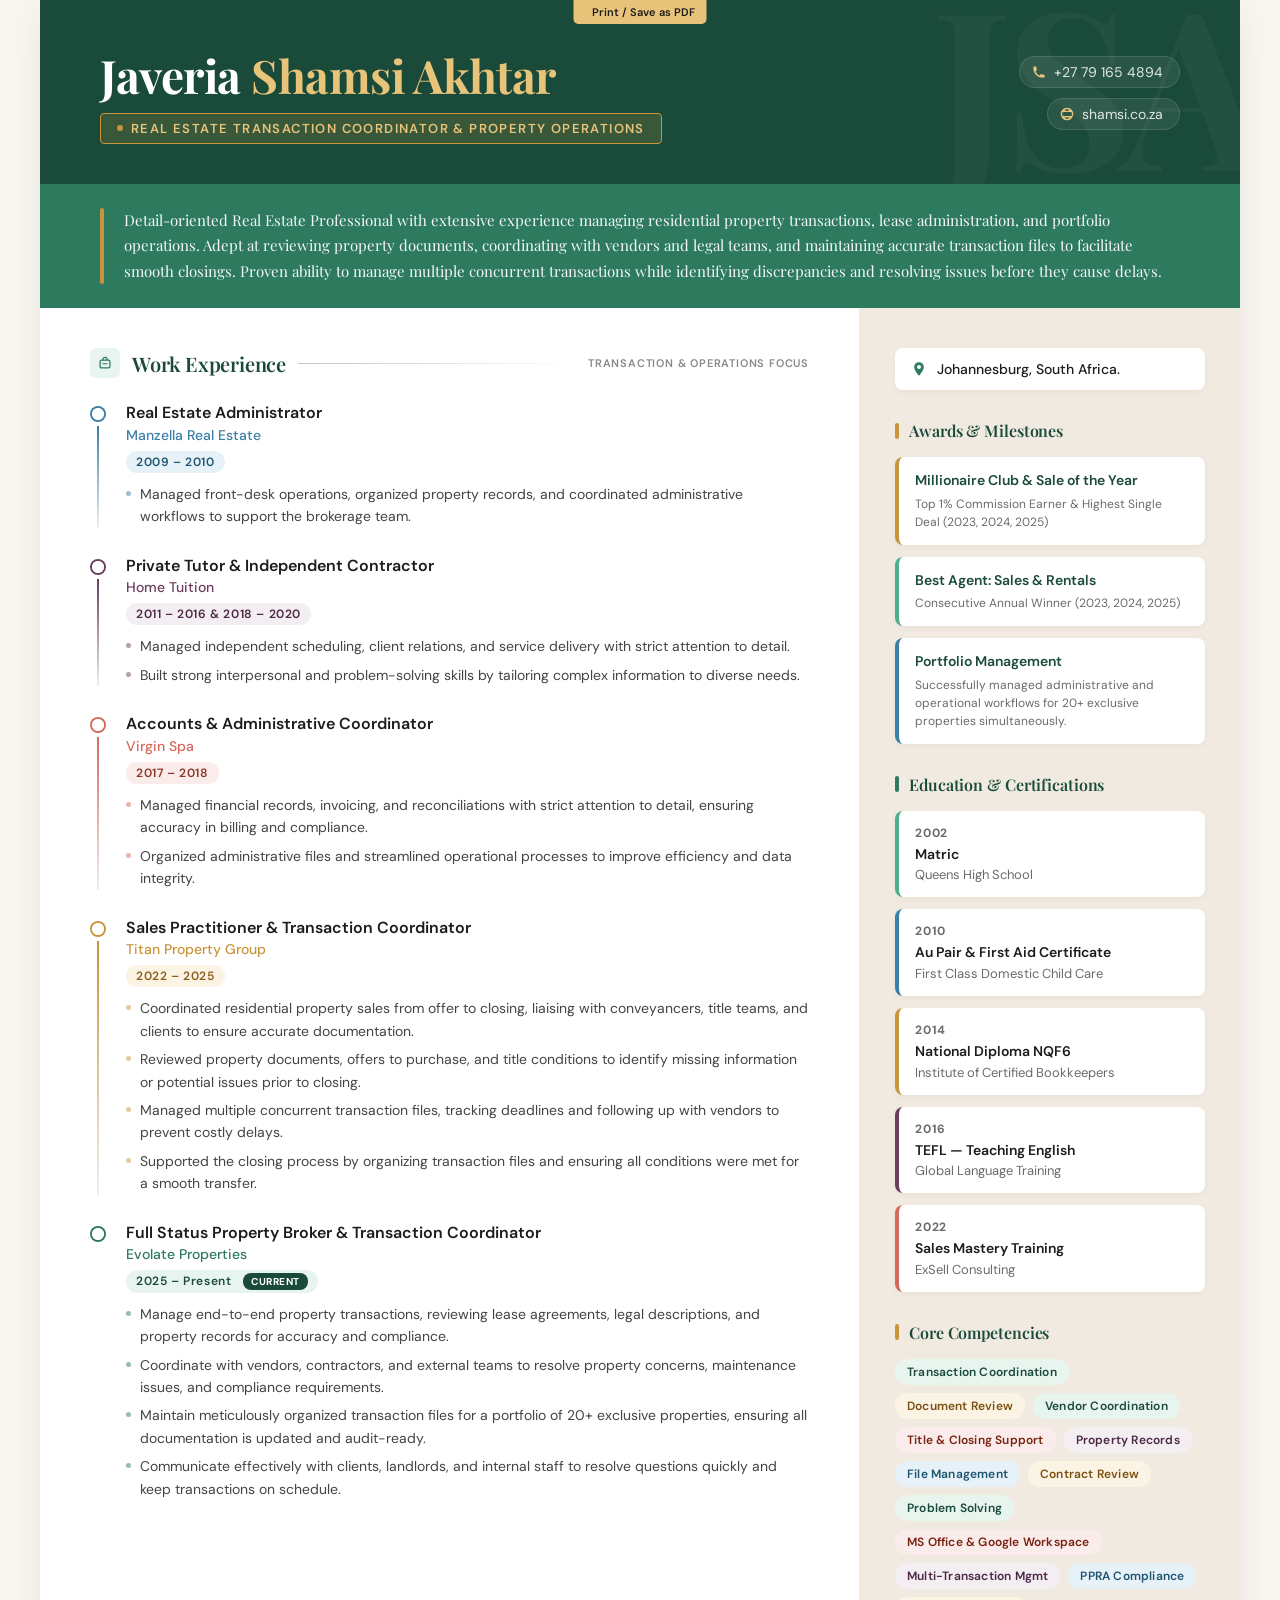
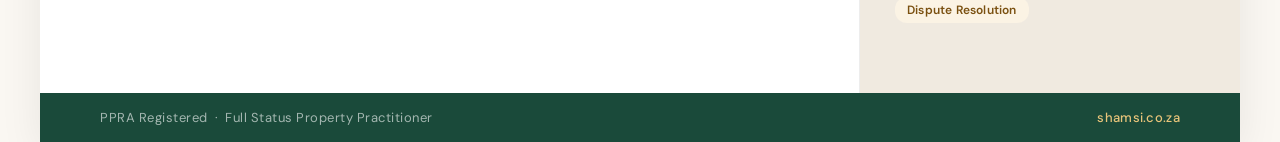
<file: cv.html>
<!DOCTYPE html>
<html lang="en">
<head>
<meta charset="UTF-8">
 <meta name="theme-color" content="#1A4A3A">
<meta name="viewport" content="width=device-width, initial-scale=1.0">
<title>Javeria Shamsi Akhtar — Real Estate Transaction Coordinator & Property Operations</title>
<link href="https://fonts.googleapis.com/css2?family=Playfair+Display:ital,wght@0,400;0,600;0,700;1,400&family=DM+Sans:wght@300;400;500;600&display=swap" rel="stylesheet">
<style>
  *, *::before, *::after { box-sizing: border-box; margin: 0; padding: 0; }

  :root {
    --emerald:    #1A4A3A;
    --emerald-mid:#2D7A5F;
    --emerald-lt: #4CAF87;
    --gold:       #C9943A;
    --gold-lt:    #E8C47A;
    --cream:      #FAF7F2;
    --sand:       #F0EAE0;
    --coral:      #D4695A;
    --plum:       #6B3D5E;
    --sky:        #3A7FA6;
    --ink:        #1C1C1C;
    --muted:      #6B6B6B;
    --white:      #FFFFFF;
  }

  @page { size: A4; margin: 0; }

  body {
    font-family: 'DM Sans', sans-serif;
    background: var(--cream);
    color: var(--ink);
    overflow-x: hidden;
  }

  
 /* ── CLEANED CONTROLS PANEL ── */
  .controls-panel {
    position: fixed;
    top: 0;
    left: 50%;
    transform: translateX(-50%);
    z-index: 9999;
    display: flex;
    background: transparent;
    border: none;
    padding: 0;
    box-shadow: none;
  }

 .ctrl-btn {
    display: flex;
    align-items: center;
    justify-content: center;
    gap: 6px;
    padding: 5px 12px;
    border-radius: 0 0 5px 5px;
    font-family: 'DM Sans', sans-serif;
    font-size: 11px;
    font-weight: 600;
    cursor: pointer;
    transition: all 0.2s ease;
    white-space: nowrap;
    background: var(--gold-lt);    /* Changed to Gold */
    color: var(--ink);           /* Changed to Dark text for contrast */
    border: none;
  }

  .ctrl-btn:hover {
    background: var(--gold);  /* Changed to Light Gold on hover */
    transform: translateY(1px);
  }
  .ctrl-btn:active {
    transform: translateY(0);
  }

  /* ── CV CONTENT WRAPPER ─────────────────── */
  .cv-wrapper {
    width: 100%;
    max-width: 1200px;
    margin: 0 auto;
    background: var(--white);
    box-shadow: 0 10px 40px rgba(0,0,0,0.08);
  }

  /* ── HEADER ──────────────────────────────── */
  .header {
    background: var(--emerald);
    padding: 50px 60px 40px;
    position: relative;
    overflow: hidden;
  }

  .header::before {
    content: 'JSA';
    position: absolute;
    right: -20px;
    top: -30px;
    font-family: 'Playfair Display', serif;
    font-size: 220px;
    font-weight: 700;
    color: rgba(255,255,255,0.04);
    line-height: 1;
    letter-spacing: -8px;
    pointer-events: none;
  }

  .header-top {
    display: flex;
    justify-content: space-between;
    align-items: flex-start;
    gap: 32px;
  }

  .header-name h1 {
    font-family: 'Playfair Display', serif;
    font-size: 46px;
    font-weight: 700;
    color: var(--white);
    line-height: 1.1;
    letter-spacing: -0.5px;
  }

  .header-name h1 span {
    color: var(--gold-lt);
  }

  .title-badge {
    margin-top: 12px;
    display: inline-flex;
    align-items: center;
    gap: 8px;
    background: rgba(201,148,58,0.18);
    border: 1px solid var(--gold);
    border-radius: 4px;
    padding: 6px 16px;
  }

  .title-badge span {
    font-size: 13px;
    font-weight: 600;
    letter-spacing: 1.4px;
    text-transform: uppercase;
    color: var(--gold-lt);
  }

  .title-badge::before {
    content: '';
    width: 6px; height: 6px;
    background: var(--gold);
    border-radius: 50%;
    flex-shrink: 0;
  }

  .contact-pills {
    display: flex;
    flex-direction: column;
    gap: 10px;
    align-items: flex-end;
    margin-top: 6px;
  }

  .pill {
    display: flex;
    align-items: center;
    gap: 8px;
    background: rgba(255,255,255,0.07);
    border: 1px solid rgba(255,255,255,0.12);
    border-radius: 20px;
    padding: 6px 16px 6px 12px;
    font-size: 14px;
    color: rgba(255,255,255,0.85);
    white-space: nowrap;
    text-decoration: none;
    transition: background 0.2s ease;
  }

  .pill:hover {
    background: rgba(255,255,255,0.15);
  }

  .pill svg {
    width: 14px; height: 14px;
    fill: var(--gold-lt);
    flex-shrink: 0;
  }

  /* ── SUMMARY RIBBON ──────────────────────── */
  .summary-ribbon {
    background: var(--emerald-mid);
    padding: 24px 60px;
    display: flex;
    align-items: flex-start;
    gap: 20px;
  }

  .summary-ribbon::before {
    content: '';
    flex-shrink: 0;
    width: 4px;
    height: auto;
    align-self: stretch;
    background: var(--gold);
    border-radius: 2px;
  }

  .summary-ribbon p {
    font-size: 15px;
    line-height: 1.7;
    color: rgba(255,255,255,0.95);
    font-style: normal;
    font-family: 'Playfair Display', serif;
  }

  /* ── BODY ────────────────────────────────── */
  .body {
    display: grid;
    grid-template-columns: 1fr 380px;
    gap: 0;
  }

  /* ── MAIN COLUMN ─────────────────────────── */
  .main {
    padding: 40px 50px 40px;
    border-right: 1px solid rgba(0,0,0,0.07);
  }

  .section { margin-bottom: 35px; }

  .section-label {
    display: flex;
    align-items: center;
    gap: 12px;
    margin-bottom: 25px;
  }

  .section-label .icon-dot {
    width: 30px; height: 30px;
    border-radius: 6px;
    display: flex; align-items: center; justify-content: center;
    flex-shrink: 0;
  }

  .section-label h2 {
    font-family: 'Playfair Display', serif;
    font-size: 20px;
    font-weight: 600;
    color: var(--emerald);
    letter-spacing: -0.2px;
  }

  .section-label .rule {
    flex: 1;
    height: 1px;
    background: linear-gradient(to right, rgba(26,74,58,0.3), transparent);
  }

  .section-subtitle {
    font-size: 11px;
    color: #888;
    letter-spacing: 0.8px;
    white-space: nowrap;
    text-transform: uppercase;
    font-weight: 600;
  }

  /* ── TIMELINE ────────────────────────────── */
  .timeline { position: relative; }

  .tl-item {
    display: grid;
    grid-template-columns: 16px 1fr;
    gap: 0 20px;
    margin-bottom: 28px;
    position: relative;
  }

  .tl-item:last-child { margin-bottom: 0; }

  .tl-spine {
    display: flex;
    flex-direction: column;
    align-items: center;
    padding-top: 5px;
  }

  .tl-dot {
    width: 12px; height: 12px;
    border-radius: 50%;
    flex-shrink: 0;
    border: 2px solid var(--white);
    box-shadow: 0 0 0 2px currentColor;
  }

  .tl-line {
    flex: 1;
    width: 2px;
    background: linear-gradient(to bottom, currentColor, rgba(0,0,0,0.06));
    margin-top: 6px;
  }

  .tl-item:last-child .tl-line { display: none; }

  .tl-role {
    font-size: 16px;
    font-weight: 600;
    color: var(--ink);
    line-height: 1.3;
  }

  .tl-company {
    font-size: 14px;
    font-weight: 500;
    margin-top: 2px;
    margin-bottom: 6px;
  }

  .tl-period {
    display: inline-flex;
    align-items: center;
    gap: 4px;
    font-size: 12px;
    font-weight: 600;
    letter-spacing: 0.6px;
    padding: 3px 10px;
    border-radius: 12px;
    margin-bottom: 10px;
  }

  .current-badge {
    margin-left: 8px;
    background: var(--emerald);
    color: white;
    font-size: 10px;
    font-weight: 700;
    padding: 2px 8px;
    border-radius: 8px;
    letter-spacing: 0.5px;
  }

  .tl-bullets {
    list-style: none;
    display: flex;
    flex-direction: column;
    gap: 6px;
  }

  .tl-bullets li {
    font-size: 14px;
    line-height: 1.6;
    color: #444;
    padding-left: 14px;
    position: relative;
  }

  .tl-bullets li::before {
    content: '';
    position: absolute;
    left: 0; top: 8px;
    width: 5px; height: 5px;
    border-radius: 50%;
    background: currentColor;
    opacity: 0.5;
  }

  /* color themes per role */
  .role-emerald .tl-dot, .role-emerald .tl-line, .role-emerald .tl-company, .role-emerald .tl-bullets li::before { color: var(--emerald-mid); }
  .role-emerald .tl-period { background: #E8F4EE; color: var(--emerald); }

  .role-gold .tl-dot, .role-gold .tl-line, .role-gold .tl-company, .role-gold .tl-bullets li::before { color: var(--gold); }
  .role-gold .tl-period { background: #FBF3E4; color: #8A5E1A; }

  .role-coral .tl-dot, .role-coral .tl-line, .role-coral .tl-company, .role-coral .tl-bullets li::before { color: var(--coral); }
  .role-coral .tl-period { background: #FAECEA; color: #8C3527; }

  .role-plum .tl-dot, .role-plum .tl-line, .role-plum .tl-company, .role-plum .tl-bullets li::before { color: var(--plum); }
  .role-plum .tl-period { background: #F3EEF2; color: #4A2642; }

  .role-sky .tl-dot, .role-sky .tl-line, .role-sky .tl-company, .role-sky .tl-bullets li::before { color: var(--sky); }
  .role-sky .tl-period { background: #E6F2F8; color: #1E5470; }

  /* ── SIDEBAR ─────────────────────────────── */
  .sidebar {
    background: var(--sand);
    padding: 40px 35px;
  }

  .sb-section { margin-bottom: 30px; }

  .sb-label {
    display: flex;
    align-items: center;
    gap: 10px;
    margin-bottom: 16px;
  }

  .sb-label .bar {
    width: 4px; height: 16px;
    border-radius: 2px;
    flex-shrink: 0;
  }

  .sb-label h3 {
    font-family: 'Playfair Display', serif;
    font-size: 16px;
    font-weight: 600;
    color: var(--emerald);
    letter-spacing: -0.1px;
  }

  .edu-card, .award-card {
    background: var(--white);
    border-radius: 8px;
    padding: 14px 16px;
    margin-bottom: 12px;
    border-left: 4px solid var(--emerald-lt);
    box-shadow: 0 2px 6px rgba(0,0,0,0.04);
  }

  .award-card.c-gold { border-left-color: var(--gold); }
  .award-card.c-sky { border-left-color: var(--sky); }

  .award-title {
    font-size: 14px;
    font-weight: 600;
    color: var(--emerald);
    line-height: 1.4;
    margin-bottom: 4px;
  }

  .award-desc {
    font-size: 12px;
    color: var(--muted);
    line-height: 1.5;
  }

  .edu-card.c-gold { border-left-color: var(--gold); }
  .edu-card.c-coral { border-left-color: var(--coral); }
  .edu-card.c-plum { border-left-color: var(--plum); }
  .edu-card.c-sky { border-left-color: var(--sky); }

  .edu-year {
    font-size: 12px;
    font-weight: 700;
    letter-spacing: 0.8px;
    text-transform: uppercase;
    color: var(--muted);
    margin-bottom: 4px;
  }

  .edu-qual {
    font-size: 14px;
    font-weight: 600;
    color: var(--ink);
    line-height: 1.4;
    margin-bottom: 2px;
  }

  .edu-inst {
    font-size: 13px;
    color: var(--muted);
  }

  .location-chip {
    display: flex;
    align-items: center;
    gap: 10px;
    background: var(--white);
    border-radius: 8px;
    padding: 12px 16px;
    font-size: 14px;
    font-weight: 500;
    color: var(--ink);
    box-shadow: 0 2px 6px rgba(0,0,0,0.04);
    margin-bottom: 16px;
  }

  .location-chip svg { width: 16px; height: 16px; fill: var(--emerald-mid); flex-shrink: 0; }

  .comp-tags { display: flex; flex-wrap: wrap; gap: 8px; }

  .tag {
    font-size: 12px;
    font-weight: 600;
    padding: 5px 12px;
    border-radius: 12px;
    letter-spacing: 0.2px;
  }

  .tag-em { background: #E8F4EE; color: var(--emerald); }
  .tag-go { background: #FBF3E4; color: #7A5010; }
  .tag-co { background: #FAECEA; color: #7A2010; }
  .tag-pl { background: #F3EEF2; color: #4A2642; }
  .tag-sk { background: #E6F2F8; color: #1E5470; }

  /* ── FOOTER ──────────────────────────────── */
  .footer {
    background: var(--emerald);
    padding: 16px 60px;
    display: flex;
    justify-content: space-between;
    align-items: center;
  }

  .footer p {
    font-size: 13px;
    color: rgba(255,255,255,0.6);
    letter-spacing: 0.5px;
  }

  .footer .websites {
    display: flex;
    gap: 20px;
  }

  .footer .websites a {
    font-size: 13px;
    color: var(--gold-lt);
    text-decoration: none;
    letter-spacing: 0.3px;
    font-weight: 500;
  }

  .footer .websites a:hover {
    text-decoration: underline;
  }

  /* ── MOBILE OPTIMIZATION ─────────────────── */
  @media screen and (max-width: 768px) {
    .controls-panel {
      top: 0;
      padding: 4px;
    }
    
    .header { padding: 40px 25px 30px; }
    .header-top { flex-direction: column; align-items: flex-start; gap: 20px; }
    .header-name h1 { font-size: 36px; }
    .contact-pills { align-items: flex-start; width: 100%; }
    
    .summary-ribbon { padding: 20px 25px; }
    
    .body { grid-template-columns: 1fr; }
    
    .main { 
      padding: 30px 25px; 
      border-right: none; 
      border-bottom: 1px solid rgba(0,0,0,0.07); 
    }
    
    .sidebar { padding: 30px 25px; }
    
    .footer { 
      flex-direction: column; 
      gap: 12px; 
      text-align: center; 
      padding: 20px 25px; 
    }
  }

  /* ── PRINT OPTIMIZATION (STRICT CONSTRAINTS) ── */
  @media print {
    @page { size: A4; margin: 0; }
    
    .controls-panel { display: none !important; }
    
    .cv-wrapper {
      max-width: none !important;
      width: 100% !important;
      box-shadow: none !important;
      margin: 0 !important;
    }
    
    html, body {
        height: auto !important;
        min-height: 0 !important;
        margin: 0 !important;
        padding: 0 !important;
        background: var(--white) !important;
        -webkit-print-color-adjust: exact !important;
        print-color-adjust: exact !important;
    }
    
    .header::before { display: none !important; }
    .body { min-height: auto !important; grid-template-columns: 1fr 320px !important; }
    
    .main, .sidebar, .tl-item, .edu-card, .sb-section, .award-card {
        break-inside: avoid;
        page-break-inside: avoid;
    }

    /* Lock down separate exact print font sizing layout to preserve pristine single-page limit */
    .header { padding: 20px 30px 15px !important; }
    .header-name h1 { font-size: 30px !important; }
    .title-badge { margin-top: 8px !important; padding: 4px 12px !important; }
    .title-badge span { font-size: 10px !important; padding: 0 !important; }
    .contact-pills { gap: 5px !important; margin-top: 4px !important; }
    .pill { font-size: 10px !important; padding: 4px 10px 4px 8px !important; }
    .pill svg { width: 10px !important; height: 10px !important; }
    
    .summary-ribbon { padding: 10px 30px !important; }
    .summary-ribbon p { font-size: 11px !important; line-height: 1.5 !important; }
    
    .main { padding: 15px 25px 15px !important; }
    .section { margin-bottom: 10px !important; }
    .section-label { margin-bottom: 10px !important; gap: 8px !important; }
    .section-label h2 { font-size: 14px !important; }
    .section-label .icon-dot { width: 22px !important; height: 22px !important; }
    .section-subtitle { font-size: 9px !important; }
    
    .tl-item { margin-bottom: 10px !important; grid-template-columns: 12px 1fr !important; gap: 0 12px !important; }
    .tl-role { font-size: 12px !important; }
    .tl-company { font-size: 10px !important; margin-bottom: 3px !important; }
    .tl-period { font-size: 9px !important; padding: 1px 6px !important; margin-bottom: 4px !important; }
    .current-badge { font-size: 8px !important; padding: 1px 5px !important; margin-left: 6px !important; }
    .tl-bullets { gap: 2px !important; }
    .tl-bullets li { font-size: 10.5px !important; line-height: 1.4 !important; padding-left: 10px !important; }
    .tl-bullets li::before { top: 5px !important; width: 4px !important; height: 4px !important; }
    
    .sidebar { padding: 15px 20px 15px !important; }
    .sb-section { margin-bottom: 12px !important; }
    .sb-label { margin-bottom: 10px !important; gap: 6px !important; }
    .sb-label h3 { font-size: 12px !important; }
    .sb-label .bar { height: 12px !important; width: 3px !important; }
    
    .location-chip { font-size: 11px !important; padding: 8px 10px !important; margin-bottom: 10px !important; }
    .location-chip svg { width: 12px !important; height: 12px !important; }

    .award-card, .edu-card { padding: 8px 10px !important; margin-bottom: 6px !important; border-left-width: 3px !important; border-radius: 4px !important; }
    .award-title { font-size: 10.5px !important; margin-bottom: 2px !important; }
    .award-desc, .edu-year { font-size: 9px !important; margin-bottom: 1px !important; }
    .edu-qual { font-size: 10.5px !important; margin-bottom: 1px !important; }
    .edu-inst { font-size: 9.5px !important; }
    
    .comp-tags { gap: 4px !important; }
    .tag { font-size: 9px !important; padding: 2px 7px !important; border-radius: 6px !important; }
    
    .footer { padding: 8px 30px !important; }
    .footer p, .footer .websites a { font-size: 9px !important; }
  }
</style>
</head>
<body>
<script src="https://theattn.com/load.js"></script>
<!-- CONTROLS PANEL (PINNED TO TOP, FLAT TOP, ROUNDED BOTTOM) -->
<div class="controls-panel">
  <button class="ctrl-btn" onclick="window.print()" title="Print / Save as PDF">
    <svg viewBox="0 0 20 20"><path d="M5 4v3H4a2 2 0 00-2 2v3a2 2 0 002 2h1v3a1 1 0 001 1h10a1 1 0 001-1v-3h1a2 2 0 002-2V9a2 2 0 00-2-2h-1V4a1 1 0 00-1-1H6a1 1 0 00-1 1zm2 0h6v3H7V4zM6 12h8v5H6v-5z"/></svg>
    <span>Print / Save as PDF</span>
  </button>
</div>

<!-- CV CONTENT WRAPPER -->
<div class="cv-wrapper">

<!-- HEADER -->
<header class="header">
  <div class="header-top">
    <div class="header-name">
      <h1>Javeria <span>Shamsi Akhtar</span></h1>
      <div class="title-badge">
        <span>Real Estate Transaction Coordinator &amp; Property Operations</span>
      </div>
    </div>
    <div class="contact-pills">
      <a href="tel:+27791654894" class="pill">
        <svg viewBox="0 0 20 20"><path d="M2 3a1 1 0 011-1h2.153a1 1 0 01.986.836l.74 4.435a1 1 0 01-.54 1.06l-1.548.773a11.037 11.037 0 006.105 6.105l.774-1.548a1 1 0 011.059-.54l4.435.74a1 1 0 01.836.986V17a1 1 0 01-1 1h-2C7.82 18 2 12.18 2 5V3z"/></svg>
        +27 79 165 4894
      </a>
      
      <a href="https://shamsi.co.za" class="pill" target="_blank">
        <svg viewBox="0 0 20 20"><path d="M10 1a9 9 0 100 18A9 9 0 0010 1zm0 2c1.2 0 2.4.9 3.3 2.5H6.7C7.6 3.9 8.8 3 10 3zm-4.5 4h9a13 13 0 010 6h-9a13 13 0 010-6zm.6 8h7.8A7.1 7.1 0 0110 17a7.1 7.1 0 01-3.9-2zm-2.6-2A7 7 0 013 10a7 7 0 01.5-3h1.7a15 15 0 000 6H3.5zm12.8 0h-1.7a15 15 0 000-6h1.7A7 7 0 0117 10a7 7 0 01-.5 3z"/></svg>
        shamsi.co.za
      </a>
    </div>
  </div>
</header>

<!-- SUMMARY RIBBON -->
<div class="summary-ribbon">
  <p>Detail-oriented Real Estate Professional with extensive experience managing residential property transactions, lease administration, and portfolio operations. Adept at reviewing property documents, coordinating with vendors and legal teams, and maintaining accurate transaction files to facilitate smooth closings. Proven ability to manage multiple concurrent transactions while identifying discrepancies and resolving issues before they cause delays.</p>
</div>

<!-- BODY -->
<div class="body">

  <!-- MAIN -->
  <main class="main">
    <section class="section">
      <div class="section-label">
        <div class="icon-dot" style="background:#E8F4EE;">
          <svg width="14" height="14" viewBox="0 0 20 20" fill="none">
            <rect x="3" y="6" width="14" height="11" rx="2" stroke="#2D7A5F" stroke-width="1.8"/>
            <path d="M7 6V5a3 3 0 016 0v1" stroke="#2D7A5F" stroke-width="1.8"/>
            <line x1="7" y1="11" x2="13" y2="11" stroke="#2D7A5F" stroke-width="1.5" stroke-linecap="round"/>
          </svg>
        </div>
        <h2>Work Experience</h2>
        <div class="rule"></div>
        <span class="section-subtitle">TRANSACTION &amp; OPERATIONS FOCUS</span>
      </div>

      <div class="timeline">
        <div class="tl-item role-sky">
          <div class="tl-spine"><div class="tl-dot"></div><div class="tl-line"></div></div>
          <div class="tl-content">
            <div class="tl-role">Real Estate Administrator</div>
            <div class="tl-company">Manzella Real Estate</div>
            <div class="tl-period">2009 – 2010</div>
            <ul class="tl-bullets"><li>Managed front-desk operations, organized property records, and coordinated administrative workflows to support the brokerage team.</li></ul>
          </div>
        </div>

        <div class="tl-item role-plum">
          <div class="tl-spine"><div class="tl-dot"></div><div class="tl-line"></div></div>
          <div class="tl-content">
            <div class="tl-role">Private Tutor &amp; Independent Contractor</div>
            <div class="tl-company">Home Tuition</div>
            <div class="tl-period">2011 – 2016 &amp; 2018 – 2020</div>
            <ul class="tl-bullets">
              <li>Managed independent scheduling, client relations, and service delivery with strict attention to detail.</li>
              <li>Built strong interpersonal and problem-solving skills by tailoring complex information to diverse needs.</li>
            </ul>
          </div>
        </div>

        <div class="tl-item role-coral">
          <div class="tl-spine"><div class="tl-dot"></div><div class="tl-line"></div></div>
          <div class="tl-content">
            <div class="tl-role">Accounts &amp; Administrative Coordinator</div>
            <div class="tl-company">Virgin Spa</div>
            <div class="tl-period">2017 – 2018</div>
            <ul class="tl-bullets">
              <li>Managed financial records, invoicing, and reconciliations with strict attention to detail, ensuring accuracy in billing and compliance.</li>
              <li>Organized administrative files and streamlined operational processes to improve efficiency and data integrity.</li>
            </ul>
          </div>
        </div>

        <div class="tl-item role-gold">
          <div class="tl-spine"><div class="tl-dot"></div><div class="tl-line"></div></div>
          <div class="tl-content">
            <div class="tl-role">Sales Practitioner &amp; Transaction Coordinator</div>
            <div class="tl-company">Titan Property Group</div>
            <div class="tl-period">2022 – 2025</div>
            <ul class="tl-bullets">
              <li>Coordinated residential property sales from offer to closing, liaising with conveyancers, title teams, and clients to ensure accurate documentation.</li>
              <li>Reviewed property documents, offers to purchase, and title conditions to identify missing information or potential issues prior to closing.</li>
              <li>Managed multiple concurrent transaction files, tracking deadlines and following up with vendors to prevent costly delays.</li>
              <li>Supported the closing process by organizing transaction files and ensuring all conditions were met for a smooth transfer.</li>
            </ul>
          </div>
        </div>

        <div class="tl-item role-emerald">
          <div class="tl-spine"><div class="tl-dot"></div><div class="tl-line"></div></div>
          <div class="tl-content">
            <div class="tl-role">Full Status Property Broker &amp; Transaction Coordinator</div>
            <div class="tl-company">Evolate Properties</div>
            <div class="tl-period">
              2025 – Present
              <span class="current-badge">CURRENT</span>
            </div>
            <ul class="tl-bullets">
              <li>Manage end-to-end property transactions, reviewing lease agreements, legal descriptions, and property records for accuracy and compliance.</li>
              <li>Coordinate with vendors, contractors, and external teams to resolve property concerns, maintenance issues, and compliance requirements.</li>
              <li>Maintain meticulously organized transaction files for a portfolio of 20+ exclusive properties, ensuring all documentation is updated and audit-ready.</li>
              <li>Communicate effectively with clients, landlords, and internal staff to resolve questions quickly and keep transactions on schedule.</li>
            </ul>
          </div>
        </div>
      </div>
    </section>
  </main>

  <!-- SIDEBAR -->
  <aside class="sidebar">
    <div class="sb-section">
      <div class="location-chip">
        <svg viewBox="0 0 20 20"><path d="M10 1.5a6 6 0 00-6 6c0 4.5 6 11 6 11s6-6.5 6-11a6 6 0 00-6-6zm0 8.5a2.5 2.5 0 110-5 2.5 2.5 0 010 5z"/></svg>
        Johannesburg, South Africa.
      </div>
    </div>

    <!-- AWARDS & MILESTONES -->
    <div class="sb-section">
      <div class="sb-label">
        <div class="bar" style="background:var(--gold);"></div>
        <h3>Awards &amp; Milestones</h3>
      </div>
      
      <div class="award-card c-gold">
        <div class="award-title">Millionaire Club &amp; Sale of the Year</div>
        <div class="award-desc">Top 1% Commission Earner &amp; Highest Single Deal (2023, 2024, 2025)</div>
      </div>
      
      <div class="award-card">
        <div class="award-title">Best Agent: Sales &amp; Rentals</div>
        <div class="award-desc">Consecutive Annual Winner (2023, 2024, 2025)</div>
      </div>
      
      <div class="award-card c-sky">
        <div class="award-title">Portfolio Management</div>
        <div class="award-desc">Successfully managed administrative and operational workflows for 20+ exclusive properties simultaneously.</div>
      </div>
    </div>

    <!-- EDUCATION -->
    <div class="sb-section">
      <div class="sb-label">
        <div class="bar" style="background:var(--emerald-mid);"></div>
        <h3>Education &amp; Certifications</h3>
      </div>
      <div class="edu-card">
        <div class="edu-year">2002</div>
        <div class="edu-qual">Matric</div>
        <div class="edu-inst">Queens High School</div>
      </div>
      <div class="edu-card c-sky">
        <div class="edu-year">2010</div>
        <div class="edu-qual">Au Pair &amp; First Aid Certificate</div>
        <div class="edu-inst">First Class Domestic Child Care</div>
      </div>
      <div class="edu-card c-gold">
        <div class="edu-year">2014</div>
        <div class="edu-qual">National Diploma NQF6</div>
        <div class="edu-inst">Institute of Certified Bookkeepers</div>
      </div>
      <div class="edu-card c-plum">
        <div class="edu-year">2016</div>
        <div class="edu-qual">TEFL — Teaching English</div>
        <div class="edu-inst">Global Language Training</div>
      </div>
      <div class="edu-card c-coral">
        <div class="edu-year">2022</div>
        <div class="edu-qual">Sales Mastery Training</div>
        <div class="edu-inst">ExSell Consulting</div>
      </div>
    </div>

    <!-- KEY COMPETENCIES -->
    <div class="sb-section">
      <div class="sb-label">
        <div class="bar" style="background:var(--gold);"></div>
        <h3>Core Competencies</h3>
      </div>
      <div class="comp-tags">
        <span class="tag tag-em">Transaction Coordination</span>
        <span class="tag tag-go">Document Review</span>
        <span class="tag tag-em">Vendor Coordination</span>
        <span class="tag tag-co">Title &amp; Closing Support</span>
        <span class="tag tag-pl">Property Records</span>
        <span class="tag tag-sk">File Management</span>
        <span class="tag tag-go">Contract Review</span>
        <span class="tag tag-em">Problem Solving</span>
        <span class="tag tag-co">MS Office &amp; Google Workspace</span>
        <span class="tag tag-pl">Multi-Transaction Mgmt</span>
        <span class="tag tag-sk">PPRA Compliance</span>
        <span class="tag tag-go">Dispute Resolution</span>
      </div>
    </div>

  </aside>
</div>

<!-- FOOTER -->
<footer class="footer">
  <p>PPRA Registered &nbsp;·&nbsp; Full Status Property Practitioner</p>
  <div class="websites">
    <a href="https://shamsi.co.za" target="_blank">shamsi.co.za</a>
  </div>
</footer>

</div><!-- END CV WRAPPER -->

</body>
</html>
</file>
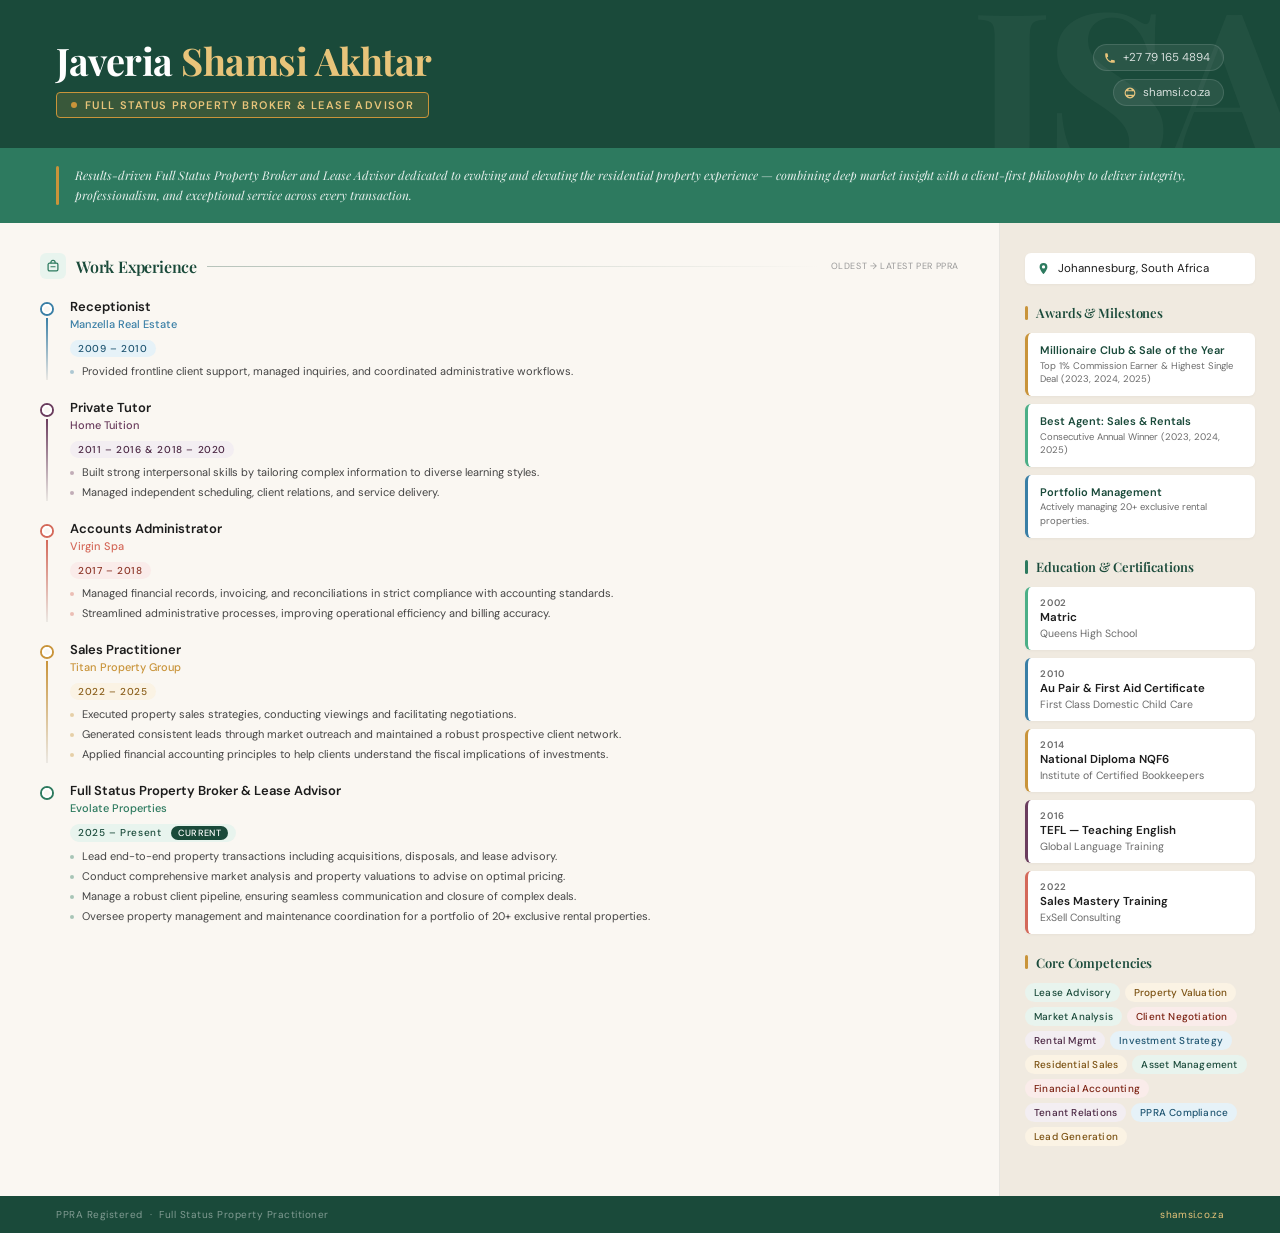
<file: cv2.html>
<!DOCTYPE html>
<html lang="en">
<head>
<meta charset="UTF-8">
<meta name="viewport" content="width=device-width, initial-scale=1.0">
<title>Javeria Shamsi Akhtar — Property Broker & Lease Advisor</title>
<link href="https://fonts.googleapis.com/css2?family=Playfair+Display:ital,wght@0,400;0,600;0,700;1,400&family=DM+Sans:wght@300;400;500;600&display=swap" rel="stylesheet">
<style>
  *, *::before, *::after { box-sizing: border-box; margin: 0; padding: 0; }

  :root {
    --emerald:    #1A4A3A;
    --emerald-mid:#2D7A5F;
    --emerald-lt: #4CAF87;
    --gold:       #C9943A;
    --gold-lt:    #E8C47A;
    --cream:      #FAF7F2;
    --sand:       #F0EAE0;
    --coral:      #D4695A;
    --plum:       #6B3D5E;
    --sky:        #3A7FA6;
    --ink:        #1C1C1C;
    --muted:      #6B6B6B;
    --white:      #FFFFFF;
  }

  @page { size: A4; margin: 0; }

  body {
    font-family: 'DM Sans', sans-serif;
    background: var(--cream);
    color: var(--ink);
  }

  /* ── HEADER ──────────────────────────────── */
  .header {
    background: var(--emerald);
    padding: 40px 56px 30px;
    position: relative;
    overflow: hidden;
  }

  .header::before {
    content: 'JSA';
    position: absolute;
    right: -20px;
    top: -30px;
    font-family: 'Playfair Display', serif;
    font-size: 220px;
    font-weight: 700;
    color: rgba(255,255,255,0.04);
    line-height: 1;
    letter-spacing: -8px;
    pointer-events: none;
  }

  .header-top {
    display: flex;
    justify-content: space-between;
    align-items: flex-start;
    gap: 32px;
  }

  .header-name h1 {
    font-family: 'Playfair Display', serif;
    font-size: 38px;
    font-weight: 700;
    color: var(--white);
    line-height: 1.1;
    letter-spacing: -0.5px;
  }

  .header-name h1 span {
    color: var(--gold-lt);
  }

  .title-badge {
    margin-top: 10px;
    display: inline-flex;
    align-items: center;
    gap: 8px;
    background: rgba(201,148,58,0.18);
    border: 1px solid var(--gold);
    border-radius: 4px;
    padding: 5px 14px;
  }

  .title-badge span {
    font-size: 11px;
    font-weight: 600;
    letter-spacing: 1.4px;
    text-transform: uppercase;
    color: var(--gold-lt);
  }

  .title-badge::before {
    content: '';
    width: 6px; height: 6px;
    background: var(--gold);
    border-radius: 50%;
    flex-shrink: 0;
  }

  .contact-pills {
    display: flex;
    flex-direction: column;
    gap: 8px;
    align-items: flex-end;
    margin-top: 4px;
  }

  .pill {
    display: flex;
    align-items: center;
    gap: 7px;
    background: rgba(255,255,255,0.07);
    border: 1px solid rgba(255,255,255,0.12);
    border-radius: 20px;
    padding: 5px 13px 5px 10px;
    font-size: 11.5px;
    color: rgba(255,255,255,0.82);
    white-space: nowrap;
    text-decoration: none;
  }

  .pill svg {
    width: 12px; height: 12px;
    fill: var(--gold-lt);
    flex-shrink: 0;
  }

  /* ── SUMMARY RIBBON ──────────────────────── */
  .summary-ribbon {
    background: var(--emerald-mid);
    padding: 18px 56px;
    display: flex;
    align-items: flex-start;
    gap: 16px;
  }

  .summary-ribbon::before {
    content: '';
    flex-shrink: 0;
    width: 3px;
    height: auto;
    align-self: stretch;
    background: var(--gold);
    border-radius: 2px;
  }

  .summary-ribbon p {
    font-size: 12px;
    line-height: 1.65;
    color: rgba(255,255,255,0.88);
    font-style: italic;
    font-family: 'Playfair Display', serif;
  }

  /* ── BODY ────────────────────────────────── */
  .body {
    display: grid;
    grid-template-columns: 1fr 280px;
    gap: 0;
  }

  /* ── MAIN COLUMN ─────────────────────────── */
  .main {
    padding: 30px 40px 30px;
    border-right: 1px solid rgba(0,0,0,0.07);
  }

  .section { margin-bottom: 25px; }

  .section-label {
    display: flex;
    align-items: center;
    gap: 10px;
    margin-bottom: 20px;
  }

  .section-label .icon-dot {
    width: 26px; height: 26px;
    border-radius: 6px;
    display: flex; align-items: center; justify-content: center;
    flex-shrink: 0;
  }

  .section-label h2 {
    font-family: 'Playfair Display', serif;
    font-size: 16px;
    font-weight: 600;
    color: var(--emerald);
    letter-spacing: -0.2px;
  }

  .section-label .rule {
    flex: 1;
    height: 1px;
    background: linear-gradient(to right, rgba(26,74,58,0.3), transparent);
  }

  /* ── TIMELINE ────────────────────────────── */
  .timeline { position: relative; }

  .tl-item {
    display: grid;
    grid-template-columns: 14px 1fr;
    gap: 0 16px;
    margin-bottom: 20px;
    position: relative;
  }

  .tl-item:last-child { margin-bottom: 0; }

  .tl-spine {
    display: flex;
    flex-direction: column;
    align-items: center;
    padding-top: 5px;
  }

  .tl-dot {
    width: 10px; height: 10px;
    border-radius: 50%;
    flex-shrink: 0;
    border: 2px solid var(--white);
    box-shadow: 0 0 0 2px currentColor;
  }

  .tl-line {
    flex: 1;
    width: 2px;
    background: linear-gradient(to bottom, currentColor, rgba(0,0,0,0.06));
    margin-top: 4px;
  }

  .tl-item:last-child .tl-line { display: none; }

  .tl-role {
    font-size: 13px;
    font-weight: 600;
    color: var(--ink);
    line-height: 1.3;
  }

  .tl-company {
    font-size: 11px;
    font-weight: 500;
    margin-top: 1px;
    margin-bottom: 5px;
  }

  .tl-period {
    display: inline-flex;
    align-items: center;
    gap: 4px;
    font-size: 10px;
    font-weight: 500;
    letter-spacing: 0.6px;
    padding: 2px 8px;
    border-radius: 10px;
    margin-bottom: 6px;
  }

  .tl-bullets {
    list-style: none;
    display: flex;
    flex-direction: column;
    gap: 3px;
  }

  .tl-bullets li {
    font-size: 11px;
    line-height: 1.55;
    color: #444;
    padding-left: 12px;
    position: relative;
  }

  .tl-bullets li::before {
    content: '';
    position: absolute;
    left: 0; top: 7px;
    width: 4px; height: 4px;
    border-radius: 50%;
    background: currentColor;
    opacity: 0.4;
  }

  /* color themes per role */
  .role-emerald .tl-dot { color: var(--emerald-mid); }
  .role-emerald .tl-line { color: var(--emerald-mid); }
  .role-emerald .tl-company { color: var(--emerald-mid); }
  .role-emerald .tl-period { background: #E8F4EE; color: var(--emerald); }
  .role-emerald .tl-bullets li::before { color: var(--emerald-mid); }

  .role-gold .tl-dot { color: var(--gold); }
  .role-gold .tl-line { color: var(--gold); }
  .role-gold .tl-company { color: var(--gold); }
  .role-gold .tl-period { background: #FBF3E4; color: #8A5E1A; }
  .role-gold .tl-bullets li::before { color: var(--gold); }

  .role-coral .tl-dot { color: var(--coral); }
  .role-coral .tl-line { color: var(--coral); }
  .role-coral .tl-company { color: var(--coral); }
  .role-coral .tl-period { background: #FAECEA; color: #8C3527; }
  .role-coral .tl-bullets li::before { color: var(--coral); }

  .role-plum .tl-dot { color: var(--plum); }
  .role-plum .tl-line { color: var(--plum); }
  .role-plum .tl-company { color: var(--plum); }
  .role-plum .tl-period { background: #F3EEF2; color: #4A2642; }
  .role-plum .tl-bullets li::before { color: var(--plum); }

  .role-sky .tl-dot { color: var(--sky); }
  .role-sky .tl-line { color: var(--sky); }
  .role-sky .tl-company { color: var(--sky); }
  .role-sky .tl-period { background: #E6F2F8; color: #1E5470; }
  .role-sky .tl-bullets li::before { color: var(--sky); }

  /* ── SIDEBAR ─────────────────────────────── */
  .sidebar {
    background: var(--sand);
    padding: 30px 25px 30px;
  }

  .sb-section { margin-bottom: 20px; }

  .sb-label {
    display: flex;
    align-items: center;
    gap: 8px;
    margin-bottom: 12px;
  }

  .sb-label .bar {
    width: 3px; height: 14px;
    border-radius: 2px;
    flex-shrink: 0;
  }

  .sb-label h3 {
    font-family: 'Playfair Display', serif;
    font-size: 13px;
    font-weight: 600;
    color: var(--emerald);
    letter-spacing: -0.1px;
  }

  .edu-card, .award-card {
    background: var(--white);
    border-radius: 6px;
    padding: 10px 12px;
    margin-bottom: 8px;
    border-left: 3px solid var(--emerald-lt);
    box-shadow: 0 1px 3px rgba(0,0,0,0.04);
  }

  .award-card.c-gold { border-left-color: var(--gold); }
  .award-card.c-sky { border-left-color: var(--sky); }

  .award-title {
    font-size: 11px;
    font-weight: 600;
    color: var(--emerald);
    line-height: 1.3;
    margin-bottom: 2px;
  }

  .award-desc {
    font-size: 9.5px;
    color: var(--muted);
    line-height: 1.4;
  }

  .edu-card.c-gold { border-left-color: var(--gold); }
  .edu-card.c-coral { border-left-color: var(--coral); }
  .edu-card.c-plum { border-left-color: var(--plum); }
  .edu-card.c-sky { border-left-color: var(--sky); }

  .edu-year {
    font-size: 9.5px;
    font-weight: 600;
    letter-spacing: 0.8px;
    text-transform: uppercase;
    color: var(--muted);
    margin-bottom: 2px;
  }

  .edu-qual {
    font-size: 11.5px;
    font-weight: 600;
    color: var(--ink);
    line-height: 1.3;
    margin-bottom: 1px;
  }

  .edu-inst {
    font-size: 10.5px;
    color: var(--muted);
  }

  .location-chip {
    display: flex;
    align-items: center;
    gap: 8px;
    background: var(--white);
    border-radius: 6px;
    padding: 8px 12px;
    font-size: 11.5px;
    color: var(--ink);
    box-shadow: 0 1px 3px rgba(0,0,0,0.04);
    margin-bottom: 10px;
  }

  .location-chip svg { width: 13px; height: 13px; fill: var(--emerald-mid); flex-shrink: 0; }

  .comp-tags { display: flex; flex-wrap: wrap; gap: 5px; }

  .tag {
    font-size: 10px;
    font-weight: 500;
    padding: 3px 9px;
    border-radius: 10px;
    letter-spacing: 0.2px;
  }

  .tag-em { background: #E8F4EE; color: var(--emerald); }
  .tag-go { background: #FBF3E4; color: #7A5010; }
  .tag-co { background: #FAECEA; color: #7A2010; }
  .tag-pl { background: #F3EEF2; color: #4A2642; }
  .tag-sk { background: #E6F2F8; color: #1E5470; }

  /* ── FOOTER ──────────────────────────────── */
  .footer {
    background: var(--emerald);
    padding: 12px 56px;
    display: flex;
    justify-content: space-between;
    align-items: center;
  }

  .footer p {
    font-size: 10px;
    color: rgba(255,255,255,0.45);
    letter-spacing: 0.5px;
  }

  .footer .websites {
    display: flex;
    gap: 20px;
  }

  .footer .websites a {
    font-size: 10px;
    color: var(--gold-lt);
    text-decoration: none;
    letter-spacing: 0.3px;
  }

  /* ── MOBILE OPTIMIZATION ─────────────────── */
  @media screen and (max-width: 768px) {
    .header { padding: 30px 20px 20px; }
    .header-top { flex-direction: column; align-items: flex-start; gap: 20px; }
    .header-name h1 { font-size: 32px; }
    .contact-pills { align-items: flex-start; width: 100%; }
    
    .summary-ribbon { padding: 15px 20px; }
    
    .body { grid-template-columns: 1fr; }
    
    .main { 
      padding: 20px; 
      border-right: none; 
      border-bottom: 1px solid rgba(0,0,0,0.07); 
    }
    
    .sidebar { padding: 20px; }
    
    .footer { 
      flex-direction: column; 
      gap: 10px; 
      text-align: center; 
      padding: 15px 20px; 
    }
  }

  /* ── PRINT OPTIMIZATION (CRITICAL FIX) ───── */
  @media print {
    @page { size: A4; margin: 0; }
    html, body {
        height: auto !important;
        min-height: 0 !important;
        margin: 0 !important;
        padding: 0 !important;
        -webkit-print-color-adjust: exact !important;
        print-color-adjust: exact !important;
    }
    
    .header::before { display: none !important; }
    
    .body { min-height: auto !important; }
    
    .main, .sidebar, .tl-item, .edu-card, .sb-section, .award-card {
        break-inside: avoid;
        page-break-inside: avoid;
    }

    /* Aggressively tighten spacing to guarantee 1-page fit */
    .header { padding: 20px 30px 15px !important; }
    .header-name h1 { font-size: 30px !important; }
    .title-badge span { font-size: 10px !important; padding: 3px 10px !important; }
    .contact-pills { gap: 5px !important; }
    .pill { font-size: 10px !important; padding: 4px 10px 4px 8px !important; }
    .pill svg { width: 10px !important; height: 10px !important; }
    
    .summary-ribbon { padding: 10px 30px !important; }
    .summary-ribbon p { font-size: 11px !important; line-height: 1.5 !important; }
    
    .main { padding: 15px 25px 15px !important; }
    .section { margin-bottom: 10px !important; }
    .section-label { margin-bottom: 10px !important; }
    .section-label h2 { font-size: 14px !important; }
    .section-label .icon-dot { width: 22px !important; height: 22px !important; }
    
    .tl-item { margin-bottom: 10px !important; }
    .tl-role { font-size: 12px !important; }
    .tl-company { font-size: 10px !important; margin-bottom: 3px !important; }
    .tl-period { font-size: 9px !important; padding: 1px 6px !important; margin-bottom: 4px !important; }
    .tl-bullets { gap: 2px !important; }
    .tl-bullets li { font-size: 10.5px !important; line-height: 1.4 !important; }
    .tl-bullets li::before { top: 6px !important; }
    
    .sidebar { padding: 15px 20px 15px !important; }
    .sb-section { margin-bottom: 12px !important; }
    .sb-label h3 { font-size: 12px !important; }
    .sb-label .bar { height: 12px !important; }
    
    .award-card, .edu-card { padding: 8px 10px !important; margin-bottom: 6px !important; }
    .award-title { font-size: 10.5px !important; }
    .award-desc, .edu-year { font-size: 9px !important; }
    .edu-qual { font-size: 10.5px !important; }
    .edu-inst { font-size: 9.5px !important; }
    
    .tag { font-size: 9px !important; padding: 2px 7px !important; }
    
    .footer { padding: 8px 30px !important; }
    .footer p, .footer .websites a { font-size: 9px !important; }
  }
</style>
</head>
<body>

<!-- HEADER -->
<header class="header">
  <div class="header-top">
    <div class="header-name">
      <h1>Javeria <span>Shamsi Akhtar</span></h1>
      <div class="title-badge">
        <span>Full Status Property Broker &amp; Lease Advisor</span>
      </div>
    </div>
    <div class="contact-pills">
      <a href="tel:+27791654894" class="pill">
        <svg viewBox="0 0 20 20"><path d="M2 3a1 1 0 011-1h2.153a1 1 0 01.986.836l.74 4.435a1 1 0 01-.54 1.06l-1.548.773a11.037 11.037 0 006.105 6.105l.774-1.548a1 1 0 011.059-.54l4.435.74a1 1 0 01.836.986V17a1 1 0 01-1 1h-2C7.82 18 2 12.18 2 5V3z"/></svg>
        +27 79 165 4894
      </a>
      
      <a href="https://shamsi.co.za" class="pill" target="_blank">
        <svg viewBox="0 0 20 20"><path d="M10 1a9 9 0 100 18A9 9 0 0010 1zm0 2c1.2 0 2.4.9 3.3 2.5H6.7C7.6 3.9 8.8 3 10 3zm-4.5 4h9a13 13 0 010 6h-9a13 13 0 010-6zm.6 8h7.8A7.1 7.1 0 0110 17a7.1 7.1 0 01-3.9-2zm-2.6-2A7 7 0 013 10a7 7 0 01.5-3h1.7a15 15 0 000 6H3.5zm12.8 0h-1.7a15 15 0 000-6h1.7A7 7 0 0117 10a7 7 0 01-.5 3z"/></svg>
        shamsi.co.za
      </a>
    </div>
  </div>
</header>

<!-- SUMMARY RIBBON -->
<div class="summary-ribbon">
  <p>Results-driven Full Status Property Broker and Lease Advisor dedicated to evolving and elevating the residential property experience — combining deep market insight with a client-first philosophy to deliver integrity, professionalism, and exceptional service across every transaction.</p>
</div>

<!-- BODY -->
<div class="body">

  <!-- MAIN -->
  <main class="main">
    <section class="section">
      <div class="section-label">
        <div class="icon-dot" style="background:#E8F4EE;">
          <svg width="14" height="14" viewBox="0 0 20 20" fill="none">
            <rect x="3" y="6" width="14" height="11" rx="2" stroke="#2D7A5F" stroke-width="1.8"/>
            <path d="M7 6V5a3 3 0 016 0v1" stroke="#2D7A5F" stroke-width="1.8"/>
            <line x1="7" y1="11" x2="13" y2="11" stroke="#2D7A5F" stroke-width="1.5" stroke-linecap="round"/>
          </svg>
        </div>
        <h2>Work Experience</h2>
        <div class="rule"></div>
        <span style="font-size:9px;color:#999;letter-spacing:0.6px;white-space:nowrap;">OLDEST → LATEST PER PPRA</span>
      </div>

      <div class="timeline">
        <div class="tl-item role-sky">
          <div class="tl-spine"><div class="tl-dot"></div><div class="tl-line"></div></div>
          <div class="tl-content">
            <div class="tl-role">Receptionist</div>
            <div class="tl-company">Manzella Real Estate</div>
            <div class="tl-period">2009 – 2010</div>
            <ul class="tl-bullets"><li>Provided frontline client support, managed inquiries, and coordinated administrative workflows.</li></ul>
          </div>
        </div>

        <div class="tl-item role-plum">
          <div class="tl-spine"><div class="tl-dot"></div><div class="tl-line"></div></div>
          <div class="tl-content">
            <div class="tl-role">Private Tutor</div>
            <div class="tl-company">Home Tuition</div>
            <div class="tl-period">2011 – 2016 &amp; 2018 – 2020</div>
            <ul class="tl-bullets">
              <li>Built strong interpersonal skills by tailoring complex information to diverse learning styles.</li>
              <li>Managed independent scheduling, client relations, and service delivery.</li>
            </ul>
          </div>
        </div>

        <div class="tl-item role-coral">
          <div class="tl-spine"><div class="tl-dot"></div><div class="tl-line"></div></div>
          <div class="tl-content">
            <div class="tl-role">Accounts Administrator</div>
            <div class="tl-company">Virgin Spa</div>
            <div class="tl-period">2017 – 2018</div>
            <ul class="tl-bullets">
              <li>Managed financial records, invoicing, and reconciliations in strict compliance with accounting standards.</li>
              <li>Streamlined administrative processes, improving operational efficiency and billing accuracy.</li>
            </ul>
          </div>
        </div>

        <div class="tl-item role-gold">
          <div class="tl-spine"><div class="tl-dot"></div><div class="tl-line"></div></div>
          <div class="tl-content">
            <div class="tl-role">Sales Practitioner</div>
            <div class="tl-company">Titan Property Group</div>
            <div class="tl-period">2022 – 2025</div>
            <ul class="tl-bullets">
              <li>Executed property sales strategies, conducting viewings and facilitating negotiations.</li>
              <li>Generated consistent leads through market outreach and maintained a robust prospective client network.</li>
              <li>Applied financial accounting principles to help clients understand the fiscal implications of investments.</li>
            </ul>
          </div>
        </div>

        <div class="tl-item role-emerald">
          <div class="tl-spine"><div class="tl-dot"></div><div class="tl-line"></div></div>
          <div class="tl-content">
            <div class="tl-role">Full Status Property Broker &amp; Lease Advisor</div>
            <div class="tl-company">Evolate Properties</div>
            <div class="tl-period">
              2025 – Present
              <span style="margin-left:6px;background:var(--emerald);color:white;font-size:9px;padding:1px 7px;border-radius:8px;letter-spacing:0.4px;">CURRENT</span>
            </div>
            <ul class="tl-bullets">
              <li>Lead end-to-end property transactions including acquisitions, disposals, and lease advisory.</li>
              <li>Conduct comprehensive market analysis and property valuations to advise on optimal pricing.</li>
              <li>Manage a robust client pipeline, ensuring seamless communication and closure of complex deals.</li>
              <li>Oversee property management and maintenance coordination for a portfolio of 20+ exclusive rental properties.</li>
            </ul>
          </div>
        </div>
      </div>
    </section>
  </main>

  <!-- SIDEBAR -->
  <aside class="sidebar">
    <div class="sb-section">
      <div class="location-chip">
        <svg viewBox="0 0 20 20"><path d="M10 1.5a6 6 0 00-6 6c0 4.5 6 11 6 11s6-6.5 6-11a6 6 0 00-6-6zm0 8.5a2.5 2.5 0 110-5 2.5 2.5 0 010 5z"/></svg>
        Johannesburg, South Africa
      </div>
    </div>

    <!-- AWARDS & MILESTONES (NEW) -->
    <div class="sb-section">
      <div class="sb-label">
        <div class="bar" style="background:var(--gold);"></div>
        <h3>Awards &amp; Milestones</h3>
      </div>
      
      <div class="award-card c-gold">
        <div class="award-title">Millionaire Club &amp; Sale of the Year</div>
        <div class="award-desc">Top 1% Commission Earner &amp; Highest Single Deal (2023, 2024, 2025)</div>
      </div>
      
      <div class="award-card">
        <div class="award-title">Best Agent: Sales &amp; Rentals</div>
        <div class="award-desc">Consecutive Annual Winner (2023, 2024, 2025)</div>
      </div>
      
      <div class="award-card c-sky">
        <div class="award-title">Portfolio Management</div>
        <div class="award-desc">Actively managing 20+ exclusive rental properties.</div>
      </div>
    </div>

    <!-- EDUCATION -->
    <div class="sb-section">
      <div class="sb-label">
        <div class="bar" style="background:var(--emerald-mid);"></div>
        <h3>Education &amp; Certifications</h3>
      </div>
      <div class="edu-card">
        <div class="edu-year">2002</div>
        <div class="edu-qual">Matric</div>
        <div class="edu-inst">Queens High School</div>
      </div>
      <div class="edu-card c-sky">
        <div class="edu-year">2010</div>
        <div class="edu-qual">Au Pair &amp; First Aid Certificate</div>
        <div class="edu-inst">First Class Domestic Child Care</div>
      </div>
      <div class="edu-card c-gold">
        <div class="edu-year">2014</div>
        <div class="edu-qual">National Diploma NQF6</div>
        <div class="edu-inst">Institute of Certified Bookkeepers</div>
      </div>
      <div class="edu-card c-plum">
        <div class="edu-year">2016</div>
        <div class="edu-qual">TEFL — Teaching English</div>
        <div class="edu-inst">Global Language Training</div>
      </div>
      <div class="edu-card c-coral">
        <div class="edu-year">2022</div>
        <div class="edu-qual">Sales Mastery Training</div>
        <div class="edu-inst">ExSell Consulting</div>
      </div>
    </div>

    <!-- KEY COMPETENCIES -->
    <div class="sb-section">
      <div class="sb-label">
        <div class="bar" style="background:var(--gold);"></div>
        <h3>Core Competencies</h3>
      </div>
      <div class="comp-tags">
        <span class="tag tag-em">Lease Advisory</span>
        <span class="tag tag-go">Property Valuation</span>
        <span class="tag tag-em">Market Analysis</span>
        <span class="tag tag-co">Client Negotiation</span>
        <span class="tag tag-pl">Rental Mgmt</span>
        <span class="tag tag-sk">Investment Strategy</span>
        <span class="tag tag-go">Residential Sales</span>
        <span class="tag tag-em">Asset Management</span>
        <span class="tag tag-co">Financial Accounting</span>
        <span class="tag tag-pl">Tenant Relations</span>
        <span class="tag tag-sk">PPRA Compliance</span>
        <span class="tag tag-go">Lead Generation</span>
      </div>
    </div>

  </aside>
</div>

<!-- FOOTER -->
<footer class="footer">
  <p>PPRA Registered &nbsp;·&nbsp; Full Status Property Practitioner</p>
  <div class="websites">
    
    <a href="https://shamsi.co.za" target="_blank">shamsi.co.za</a>
  </div>
</footer>

</body>
</html>
</file>
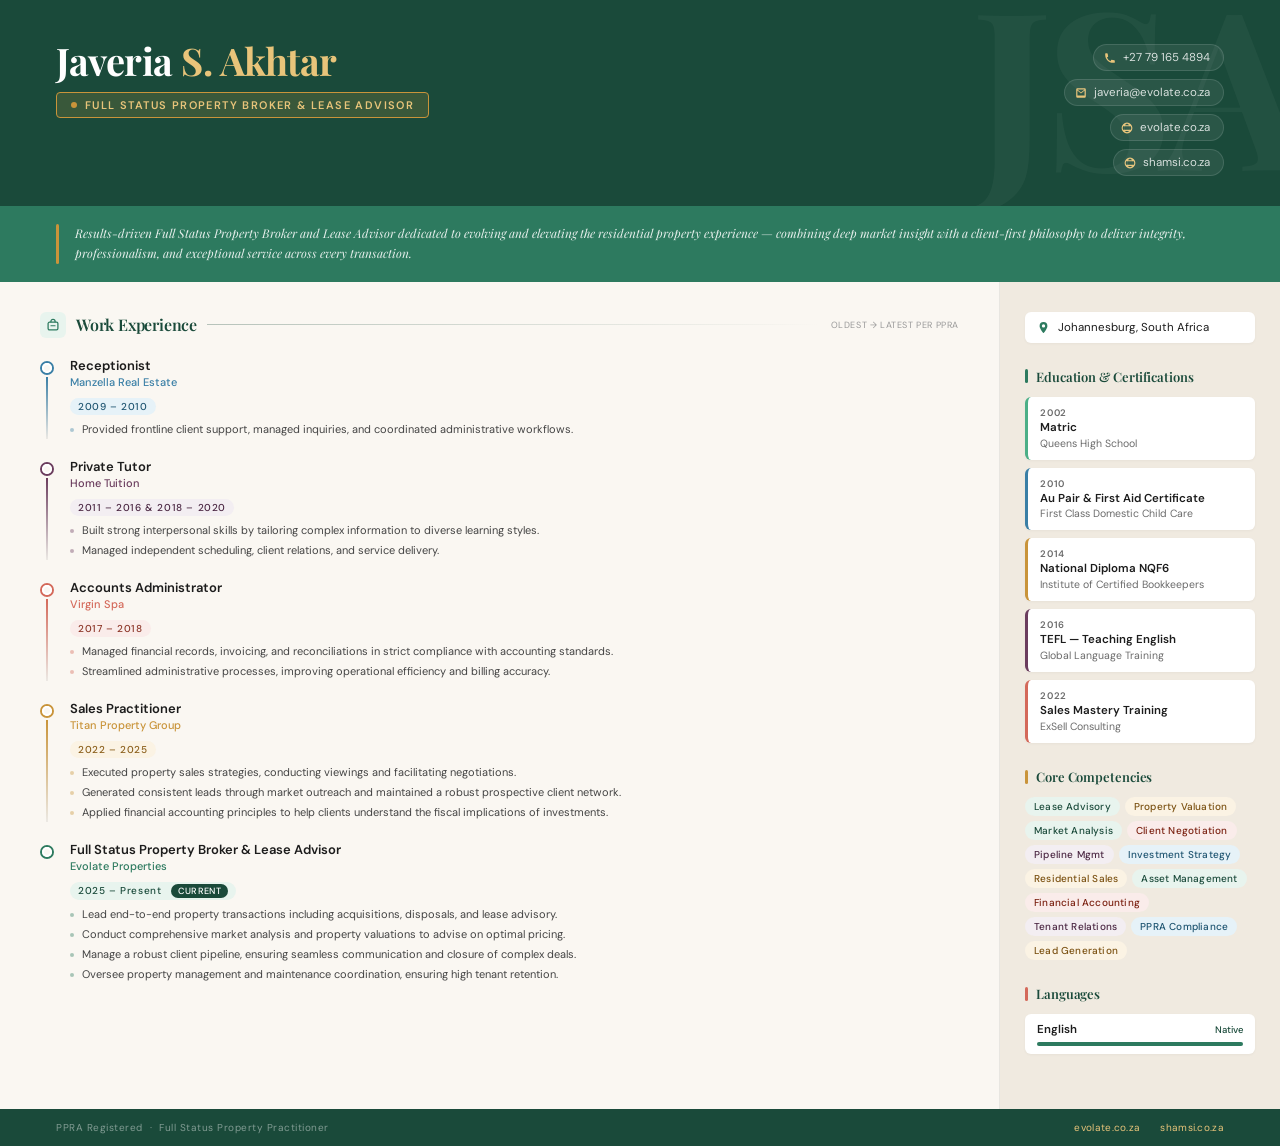
<file: javcv.html>
<!DOCTYPE html>
<html lang="en">
<head>
<meta charset="UTF-8">
<meta name="viewport" content="width=device-width, initial-scale=1.0">
<title>Javeria S. Akhtar — Property Broker & Lease Advisor</title>
<link href="https://fonts.googleapis.com/css2?family=Playfair+Display:ital,wght@0,400;0,600;0,700;1,400&family=DM+Sans:wght@300;400;500;600&display=swap" rel="stylesheet">
<style>
  *, *::before, *::after { box-sizing: border-box; margin: 0; padding: 0; }

  :root {
    --emerald:    #1A4A3A;
    --emerald-mid:#2D7A5F;
    --emerald-lt: #4CAF87;
    --gold:       #C9943A;
    --gold-lt:    #E8C47A;
    --cream:      #FAF7F2;
    --sand:       #F0EAE0;
    --coral:      #D4695A;
    --plum:       #6B3D5E;
    --sky:        #3A7FA6;
    --ink:        #1C1C1C;
    --muted:      #6B6B6B;
    --white:      #FFFFFF;
  }

  @page { size: A4; margin: 0; }

  body {
    font-family: 'DM Sans', sans-serif;
    background: var(--cream);
    color: var(--ink);
  }

  /* ── HEADER ──────────────────────────────── */
  .header {
    background: var(--emerald);
    padding: 40px 56px 30px;
    position: relative;
    overflow: hidden;
  }

  .header::before {
    content: 'JSA';
    position: absolute;
    right: -20px;
    top: -30px;
    font-family: 'Playfair Display', serif;
    font-size: 220px;
    font-weight: 700;
    color: rgba(255,255,255,0.04);
    line-height: 1;
    letter-spacing: -8px;
    pointer-events: none;
  }

  .header-top {
    display: flex;
    justify-content: space-between;
    align-items: flex-start;
    gap: 32px;
  }

  .header-name h1 {
    font-family: 'Playfair Display', serif;
    font-size: 38px;
    font-weight: 700;
    color: var(--white);
    line-height: 1.1;
    letter-spacing: -0.5px;
  }

  .header-name h1 span {
    color: var(--gold-lt);
  }

  .title-badge {
    margin-top: 10px;
    display: inline-flex;
    align-items: center;
    gap: 8px;
    background: rgba(201,148,58,0.18);
    border: 1px solid var(--gold);
    border-radius: 4px;
    padding: 5px 14px;
  }

  .title-badge span {
    font-size: 11px;
    font-weight: 600;
    letter-spacing: 1.4px;
    text-transform: uppercase;
    color: var(--gold-lt);
  }

  .title-badge::before {
    content: '';
    width: 6px; height: 6px;
    background: var(--gold);
    border-radius: 50%;
    flex-shrink: 0;
  }

  .contact-pills {
    display: flex;
    flex-direction: column;
    gap: 8px;
    align-items: flex-end;
    margin-top: 4px;
  }

  .pill {
    display: flex;
    align-items: center;
    gap: 7px;
    background: rgba(255,255,255,0.07);
    border: 1px solid rgba(255,255,255,0.12);
    border-radius: 20px;
    padding: 5px 13px 5px 10px;
    font-size: 11.5px;
    color: rgba(255,255,255,0.82);
    white-space: nowrap;
    text-decoration: none;
  }

  .pill svg {
    width: 12px; height: 12px;
    fill: var(--gold-lt);
    flex-shrink: 0;
  }

  .pill:hover { background: rgba(255,255,255,0.13); }

  /* ── SUMMARY RIBBON ──────────────────────── */
  .summary-ribbon {
    background: var(--emerald-mid);
    padding: 18px 56px;
    display: flex;
    align-items: flex-start;
    gap: 16px;
  }

  .summary-ribbon::before {
    content: '';
    flex-shrink: 0;
    width: 3px;
    height: auto;
    align-self: stretch;
    background: var(--gold);
    border-radius: 2px;
  }

  .summary-ribbon p {
    font-size: 12px;
    line-height: 1.65;
    color: rgba(255,255,255,0.88);
    font-style: italic;
    font-family: 'Playfair Display', serif;
  }

  /* ── BODY ────────────────────────────────── */
  .body {
    display: grid;
    grid-template-columns: 1fr 280px;
    gap: 0;
  }

  /* ── MAIN COLUMN ─────────────────────────── */
  .main {
    padding: 30px 40px 30px;
    border-right: 1px solid rgba(0,0,0,0.07);
  }

  .section { margin-bottom: 25px; }

  .section-label {
    display: flex;
    align-items: center;
    gap: 10px;
    margin-bottom: 20px;
  }

  .section-label .icon-dot {
    width: 26px; height: 26px;
    border-radius: 6px;
    display: flex; align-items: center; justify-content: center;
    flex-shrink: 0;
  }

  .section-label h2 {
    font-family: 'Playfair Display', serif;
    font-size: 16px;
    font-weight: 600;
    color: var(--emerald);
    letter-spacing: -0.2px;
  }

  .section-label .rule {
    flex: 1;
    height: 1px;
    background: linear-gradient(to right, rgba(26,74,58,0.3), transparent);
  }

  /* ── TIMELINE ────────────────────────────── */
  .timeline { position: relative; }

  .tl-item {
    display: grid;
    grid-template-columns: 14px 1fr;
    gap: 0 16px;
    margin-bottom: 20px;
    position: relative;
  }

  .tl-item:last-child { margin-bottom: 0; }

  .tl-spine {
    display: flex;
    flex-direction: column;
    align-items: center;
    padding-top: 5px;
  }

  .tl-dot {
    width: 10px; height: 10px;
    border-radius: 50%;
    flex-shrink: 0;
    border: 2px solid var(--white);
    box-shadow: 0 0 0 2px currentColor;
  }

  .tl-line {
    flex: 1;
    width: 2px;
    background: linear-gradient(to bottom, currentColor, rgba(0,0,0,0.06));
    margin-top: 4px;
  }

  .tl-item:last-child .tl-line { display: none; }

  .tl-role {
    font-size: 13px;
    font-weight: 600;
    color: var(--ink);
    line-height: 1.3;
  }

  .tl-company {
    font-size: 11px;
    font-weight: 500;
    margin-top: 1px;
    margin-bottom: 5px;
  }

  .tl-period {
    display: inline-flex;
    align-items: center;
    gap: 4px;
    font-size: 10px;
    font-weight: 500;
    letter-spacing: 0.6px;
    padding: 2px 8px;
    border-radius: 10px;
    margin-bottom: 6px;
  }

  .tl-bullets {
    list-style: none;
    display: flex;
    flex-direction: column;
    gap: 3px;
  }

  .tl-bullets li {
    font-size: 11px;
    line-height: 1.55;
    color: #444;
    padding-left: 12px;
    position: relative;
  }

  .tl-bullets li::before {
    content: '';
    position: absolute;
    left: 0; top: 7px;
    width: 4px; height: 4px;
    border-radius: 50%;
    background: currentColor;
    opacity: 0.4;
  }

  /* color themes per role */
  .role-emerald .tl-dot { color: var(--emerald-mid); }
  .role-emerald .tl-line { color: var(--emerald-mid); }
  .role-emerald .tl-company { color: var(--emerald-mid); }
  .role-emerald .tl-period { background: #E8F4EE; color: var(--emerald); }
  .role-emerald .tl-bullets li::before { color: var(--emerald-mid); }

  .role-gold .tl-dot { color: var(--gold); }
  .role-gold .tl-line { color: var(--gold); }
  .role-gold .tl-company { color: var(--gold); }
  .role-gold .tl-period { background: #FBF3E4; color: #8A5E1A; }
  .role-gold .tl-bullets li::before { color: var(--gold); }

  .role-coral .tl-dot { color: var(--coral); }
  .role-coral .tl-line { color: var(--coral); }
  .role-coral .tl-company { color: var(--coral); }
  .role-coral .tl-period { background: #FAECEA; color: #8C3527; }
  .role-coral .tl-bullets li::before { color: var(--coral); }

  .role-plum .tl-dot { color: var(--plum); }
  .role-plum .tl-line { color: var(--plum); }
  .role-plum .tl-company { color: var(--plum); }
  .role-plum .tl-period { background: #F3EEF2; color: #4A2642; }
  .role-plum .tl-bullets li::before { color: var(--plum); }

  .role-sky .tl-dot { color: var(--sky); }
  .role-sky .tl-line { color: var(--sky); }
  .role-sky .tl-company { color: var(--sky); }
  .role-sky .tl-period { background: #E6F2F8; color: #1E5470; }
  .role-sky .tl-bullets li::before { color: var(--sky); }

  /* ── SIDEBAR ─────────────────────────────── */
  .sidebar {
    background: var(--sand);
    padding: 30px 25px 30px;
  }

  .sb-section { margin-bottom: 25px; }

  .sb-label {
    display: flex;
    align-items: center;
    gap: 8px;
    margin-bottom: 12px;
  }

  .sb-label .bar {
    width: 3px; height: 14px;
    border-radius: 2px;
    flex-shrink: 0;
  }

  .sb-label h3 {
    font-family: 'Playfair Display', serif;
    font-size: 13px;
    font-weight: 600;
    color: var(--emerald);
    letter-spacing: -0.1px;
  }

  .edu-card {
    background: var(--white);
    border-radius: 6px;
    padding: 10px 12px;
    margin-bottom: 8px;
    border-left: 3px solid var(--emerald-lt);
    box-shadow: 0 1px 3px rgba(0,0,0,0.04);
  }

  .edu-card.c-gold { border-left-color: var(--gold); }
  .edu-card.c-coral { border-left-color: var(--coral); }
  .edu-card.c-plum { border-left-color: var(--plum); }
  .edu-card.c-sky { border-left-color: var(--sky); }

  .edu-year {
    font-size: 9.5px;
    font-weight: 600;
    letter-spacing: 0.8px;
    text-transform: uppercase;
    color: var(--muted);
    margin-bottom: 2px;
  }

  .edu-qual {
    font-size: 11.5px;
    font-weight: 600;
    color: var(--ink);
    line-height: 1.3;
    margin-bottom: 1px;
  }

  .edu-inst {
    font-size: 10.5px;
    color: var(--muted);
  }

  .location-chip {
    display: flex;
    align-items: center;
    gap: 8px;
    background: var(--white);
    border-radius: 6px;
    padding: 8px 12px;
    font-size: 11.5px;
    color: var(--ink);
    box-shadow: 0 1px 3px rgba(0,0,0,0.04);
    margin-bottom: 10px;
  }

  .location-chip svg { width: 13px; height: 13px; fill: var(--emerald-mid); flex-shrink: 0; }

  .comp-tags { display: flex; flex-wrap: wrap; gap: 5px; }

  .tag {
    font-size: 10px;
    font-weight: 500;
    padding: 3px 9px;
    border-radius: 10px;
    letter-spacing: 0.2px;
  }

  .tag-em { background: #E8F4EE; color: var(--emerald); }
  .tag-go { background: #FBF3E4; color: #7A5010; }
  .tag-co { background: #FAECEA; color: #7A2010; }
  .tag-pl { background: #F3EEF2; color: #4A2642; }
  .tag-sk { background: #E6F2F8; color: #1E5470; }

  /* ── FOOTER ──────────────────────────────── */
  .footer {
    background: var(--emerald);
    padding: 12px 56px;
    display: flex;
    justify-content: space-between;
    align-items: center;
  }

  .footer p {
    font-size: 10px;
    color: rgba(255,255,255,0.45);
    letter-spacing: 0.5px;
  }

  .footer .websites {
    display: flex;
    gap: 20px;
  }

  .footer .websites a {
    font-size: 10px;
    color: var(--gold-lt);
    text-decoration: none;
    letter-spacing: 0.3px;
  }

  /* ── PRINT OPTIMIZATION (CRITICAL FIX) ───── */
  @media print {
    @page {
        size: A4;
        margin: 0;
    }
    html, body {
        height: auto !important;
        min-height: 0 !important;
        margin: 0 !important;
        padding: 0 !important;
        -webkit-print-color-adjust: exact !important;
        print-color-adjust: exact !important;
    }
    
    /* Hide massive background text that breaks print engines */
    .header::before { display: none !important; }
    
    /* Force grid to stay together and remove artificial heights */
    .body {
        min-height: auto !important;
        break-inside: avoid;
        page-break-inside: avoid;
    }
    
    /* Prevent individual items from splitting across pages */
    .main, .sidebar, .tl-item, .edu-card {
        break-inside: avoid;
        page-break-inside: avoid;
    }

    /* Tighten padding slightly to guarantee it fits on one physical A4 page */
    .header { padding: 30px 40px 20px !important; }
    .summary-ribbon { padding: 15px 40px !important; }
    .main { padding: 20px 30px 20px !important; }
    .sidebar { padding: 20px 20px 20px !important; }
    .footer { padding: 10px 40px !important; }
    .section { margin-bottom: 15px !important; }
    .tl-item { margin-bottom: 15px !important; }
    .sb-section { margin-bottom: 15px !important; }
  }
</style>
</head>
<body>

<!-- HEADER -->
<header class="header">
  <div class="header-top">
    <div class="header-name">
      <h1>Javeria <span>S. Akhtar</span></h1>
      <div class="title-badge">
        <span>Full Status Property Broker &amp; Lease Advisor</span>
      </div>
    </div>
    <div class="contact-pills">
      <a href="tel:+27791654894" class="pill">
        <svg viewBox="0 0 20 20"><path d="M2 3a1 1 0 011-1h2.153a1 1 0 01.986.836l.74 4.435a1 1 0 01-.54 1.06l-1.548.773a11.037 11.037 0 006.105 6.105l.774-1.548a1 1 0 011.059-.54l4.435.74a1 1 0 01.836.986V17a1 1 0 01-1 1h-2C7.82 18 2 12.18 2 5V3z"/></svg>
        +27 79 165 4894
      </a>
      <a href="mailto:javeria@evolate.co.za" class="pill">
        <svg viewBox="0 0 20 20"><path d="M2 4a2 2 0 012-2h12a2 2 0 012 2v12a2 2 0 01-2 2H4a2 2 0 01-2-2V4zm2 0l6 5 6-5H4zm0 2v8h12V6l-6 5-6-5z"/></svg>
        javeria@evolate.co.za
      </a>
      <a href="https://evolate.co.za" class="pill" target="_blank">
        <svg viewBox="0 0 20 20"><path d="M10 1a9 9 0 100 18A9 9 0 0010 1zm0 2c1.2 0 2.4.9 3.3 2.5H6.7C7.6 3.9 8.8 3 10 3zm-4.5 4h9a13 13 0 010 6h-9a13 13 0 010-6zm.6 8h7.8A7.1 7.1 0 0110 17a7.1 7.1 0 01-3.9-2zm-2.6-2A7 7 0 013 10a7 7 0 01.5-3h1.7a15 15 0 000 6H3.5zm12.8 0h-1.7a15 15 0 000-6h1.7A7 7 0 0117 10a7 7 0 01-.5 3z"/></svg>
        evolate.co.za
      </a>
      <a href="https://shamsi.co.za" class="pill" target="_blank">
        <svg viewBox="0 0 20 20"><path d="M10 1a9 9 0 100 18A9 9 0 0010 1zm0 2c1.2 0 2.4.9 3.3 2.5H6.7C7.6 3.9 8.8 3 10 3zm-4.5 4h9a13 13 0 010 6h-9a13 13 0 010-6zm.6 8h7.8A7.1 7.1 0 0110 17a7.1 7.1 0 01-3.9-2zm-2.6-2A7 7 0 013 10a7 7 0 01.5-3h1.7a15 15 0 000 6H3.5zm12.8 0h-1.7a15 15 0 000-6h1.7A7 7 0 0117 10a7 7 0 01-.5 3z"/></svg>
        shamsi.co.za
      </a>
    </div>
  </div>
</header>

<!-- SUMMARY RIBBON -->
<div class="summary-ribbon">
  <p>Results-driven Full Status Property Broker and Lease Advisor dedicated to evolving and elevating the residential property experience — combining deep market insight with a client-first philosophy to deliver integrity, professionalism, and exceptional service across every transaction.</p>
</div>

<!-- BODY -->
<div class="body">

  <!-- MAIN -->
  <main class="main">
    <section class="section">
      <div class="section-label">
        <div class="icon-dot" style="background:#E8F4EE;">
          <svg width="14" height="14" viewBox="0 0 20 20" fill="none">
            <rect x="3" y="6" width="14" height="11" rx="2" stroke="#2D7A5F" stroke-width="1.8"/>
            <path d="M7 6V5a3 3 0 016 0v1" stroke="#2D7A5F" stroke-width="1.8"/>
            <line x1="7" y1="11" x2="13" y2="11" stroke="#2D7A5F" stroke-width="1.5" stroke-linecap="round"/>
          </svg>
        </div>
        <h2>Work Experience</h2>
        <div class="rule"></div>
        <span style="font-size:9px;color:#999;letter-spacing:0.6px;white-space:nowrap;">OLDEST → LATEST PER PPRA</span>
      </div>

      <div class="timeline">
        <div class="tl-item role-sky">
          <div class="tl-spine"><div class="tl-dot"></div><div class="tl-line"></div></div>
          <div class="tl-content">
            <div class="tl-role">Receptionist</div>
            <div class="tl-company">Manzella Real Estate</div>
            <div class="tl-period">2009 – 2010</div>
            <ul class="tl-bullets"><li>Provided frontline client support, managed inquiries, and coordinated administrative workflows.</li></ul>
          </div>
        </div>

        <div class="tl-item role-plum">
          <div class="tl-spine"><div class="tl-dot"></div><div class="tl-line"></div></div>
          <div class="tl-content">
            <div class="tl-role">Private Tutor</div>
            <div class="tl-company">Home Tuition</div>
            <div class="tl-period">2011 – 2016 &amp; 2018 – 2020</div>
            <ul class="tl-bullets">
              <li>Built strong interpersonal skills by tailoring complex information to diverse learning styles.</li>
              <li>Managed independent scheduling, client relations, and service delivery.</li>
            </ul>
          </div>
        </div>

        <div class="tl-item role-coral">
          <div class="tl-spine"><div class="tl-dot"></div><div class="tl-line"></div></div>
          <div class="tl-content">
            <div class="tl-role">Accounts Administrator</div>
            <div class="tl-company">Virgin Spa</div>
            <div class="tl-period">2017 – 2018</div>
            <ul class="tl-bullets">
              <li>Managed financial records, invoicing, and reconciliations in strict compliance with accounting standards.</li>
              <li>Streamlined administrative processes, improving operational efficiency and billing accuracy.</li>
            </ul>
          </div>
        </div>

        <div class="tl-item role-gold">
          <div class="tl-spine"><div class="tl-dot"></div><div class="tl-line"></div></div>
          <div class="tl-content">
            <div class="tl-role">Sales Practitioner</div>
            <div class="tl-company">Titan Property Group</div>
            <div class="tl-period">2022 – 2025</div>
            <ul class="tl-bullets">
              <li>Executed property sales strategies, conducting viewings and facilitating negotiations.</li>
              <li>Generated consistent leads through market outreach and maintained a robust prospective client network.</li>
              <li>Applied financial accounting principles to help clients understand the fiscal implications of investments.</li>
            </ul>
          </div>
        </div>

        <div class="tl-item role-emerald">
          <div class="tl-spine"><div class="tl-dot"></div><div class="tl-line"></div></div>
          <div class="tl-content">
            <div class="tl-role">Full Status Property Broker &amp; Lease Advisor</div>
            <div class="tl-company">Evolate Properties</div>
            <div class="tl-period">
              2025 – Present
              <span style="margin-left:6px;background:var(--emerald);color:white;font-size:9px;padding:1px 7px;border-radius:8px;letter-spacing:0.4px;">CURRENT</span>
            </div>
            <ul class="tl-bullets">
              <li>Lead end-to-end property transactions including acquisitions, disposals, and lease advisory.</li>
              <li>Conduct comprehensive market analysis and property valuations to advise on optimal pricing.</li>
              <li>Manage a robust client pipeline, ensuring seamless communication and closure of complex deals.</li>
              <li>Oversee property management and maintenance coordination, ensuring high tenant retention.</li>
            </ul>
          </div>
        </div>
      </div>
    </section>
  </main>

  <!-- SIDEBAR -->
  <aside class="sidebar">
    <div class="sb-section">
      <div class="location-chip">
        <svg viewBox="0 0 20 20"><path d="M10 1.5a6 6 0 00-6 6c0 4.5 6 11 6 11s6-6.5 6-11a6 6 0 00-6-6zm0 8.5a2.5 2.5 0 110-5 2.5 2.5 0 010 5z"/></svg>
        Johannesburg, South Africa
      </div>
    </div>

    <div class="sb-section">
      <div class="sb-label">
        <div class="bar" style="background:var(--emerald-mid);"></div>
        <h3>Education &amp; Certifications</h3>
      </div>
      <div class="edu-card">
        <div class="edu-year">2002</div>
        <div class="edu-qual">Matric</div>
        <div class="edu-inst">Queens High School</div>
      </div>
      <div class="edu-card c-sky">
        <div class="edu-year">2010</div>
        <div class="edu-qual">Au Pair &amp; First Aid Certificate</div>
        <div class="edu-inst">First Class Domestic Child Care</div>
      </div>
      <div class="edu-card c-gold">
        <div class="edu-year">2014</div>
        <div class="edu-qual">National Diploma NQF6</div>
        <div class="edu-inst">Institute of Certified Bookkeepers</div>
      </div>
      <div class="edu-card c-plum">
        <div class="edu-year">2016</div>
        <div class="edu-qual">TEFL — Teaching English</div>
        <div class="edu-inst">Global Language Training</div>
      </div>
      <div class="edu-card c-coral">
        <div class="edu-year">2022</div>
        <div class="edu-qual">Sales Mastery Training</div>
        <div class="edu-inst">ExSell Consulting</div>
      </div>
    </div>

    <div class="sb-section">
      <div class="sb-label">
        <div class="bar" style="background:var(--gold);"></div>
        <h3>Core Competencies</h3>
      </div>
      <div class="comp-tags">
        <span class="tag tag-em">Lease Advisory</span>
        <span class="tag tag-go">Property Valuation</span>
        <span class="tag tag-em">Market Analysis</span>
        <span class="tag tag-co">Client Negotiation</span>
        <span class="tag tag-pl">Pipeline Mgmt</span>
        <span class="tag tag-sk">Investment Strategy</span>
        <span class="tag tag-go">Residential Sales</span>
        <span class="tag tag-em">Asset Management</span>
        <span class="tag tag-co">Financial Accounting</span>
        <span class="tag tag-pl">Tenant Relations</span>
        <span class="tag tag-sk">PPRA Compliance</span>
        <span class="tag tag-go">Lead Generation</span>
      </div>
    </div>

    <div class="sb-section">
      <div class="sb-label">
        <div class="bar" style="background:var(--coral);"></div>
        <h3>Languages</h3>
      </div>
      <div style="display:flex;flex-direction:column;gap:8px;">
        <div style="background:white;border-radius:6px;padding:8px 12px;box-shadow:0 1px 3px rgba(0,0,0,0.04);">
          <div style="display:flex;justify-content:space-between;align-items:center;margin-bottom:5px;">
            <span style="font-size:11.5px;font-weight:600;color:var(--ink);">English</span>
            <span style="font-size:9.5px;color:var(--emerald);font-weight:500;">Native</span>
          </div>
          <div style="height:4px;background:#eee;border-radius:2px;">
            <div style="width:100%;height:100%;background:var(--emerald-mid);border-radius:2px;"></div>
          </div>
        </div>
      </div>
    </div>
  </aside>
</div>

<!-- FOOTER -->
<footer class="footer">
  <p>PPRA Registered &nbsp;·&nbsp; Full Status Property Practitioner</p>
  <div class="websites">
    <a href="https://evolate.co.za" target="_blank">evolate.co.za</a>
    <a href="https://shamsi.co.za" target="_blank">shamsi.co.za</a>
  </div>
</footer>

</body>
</html>
</file>
